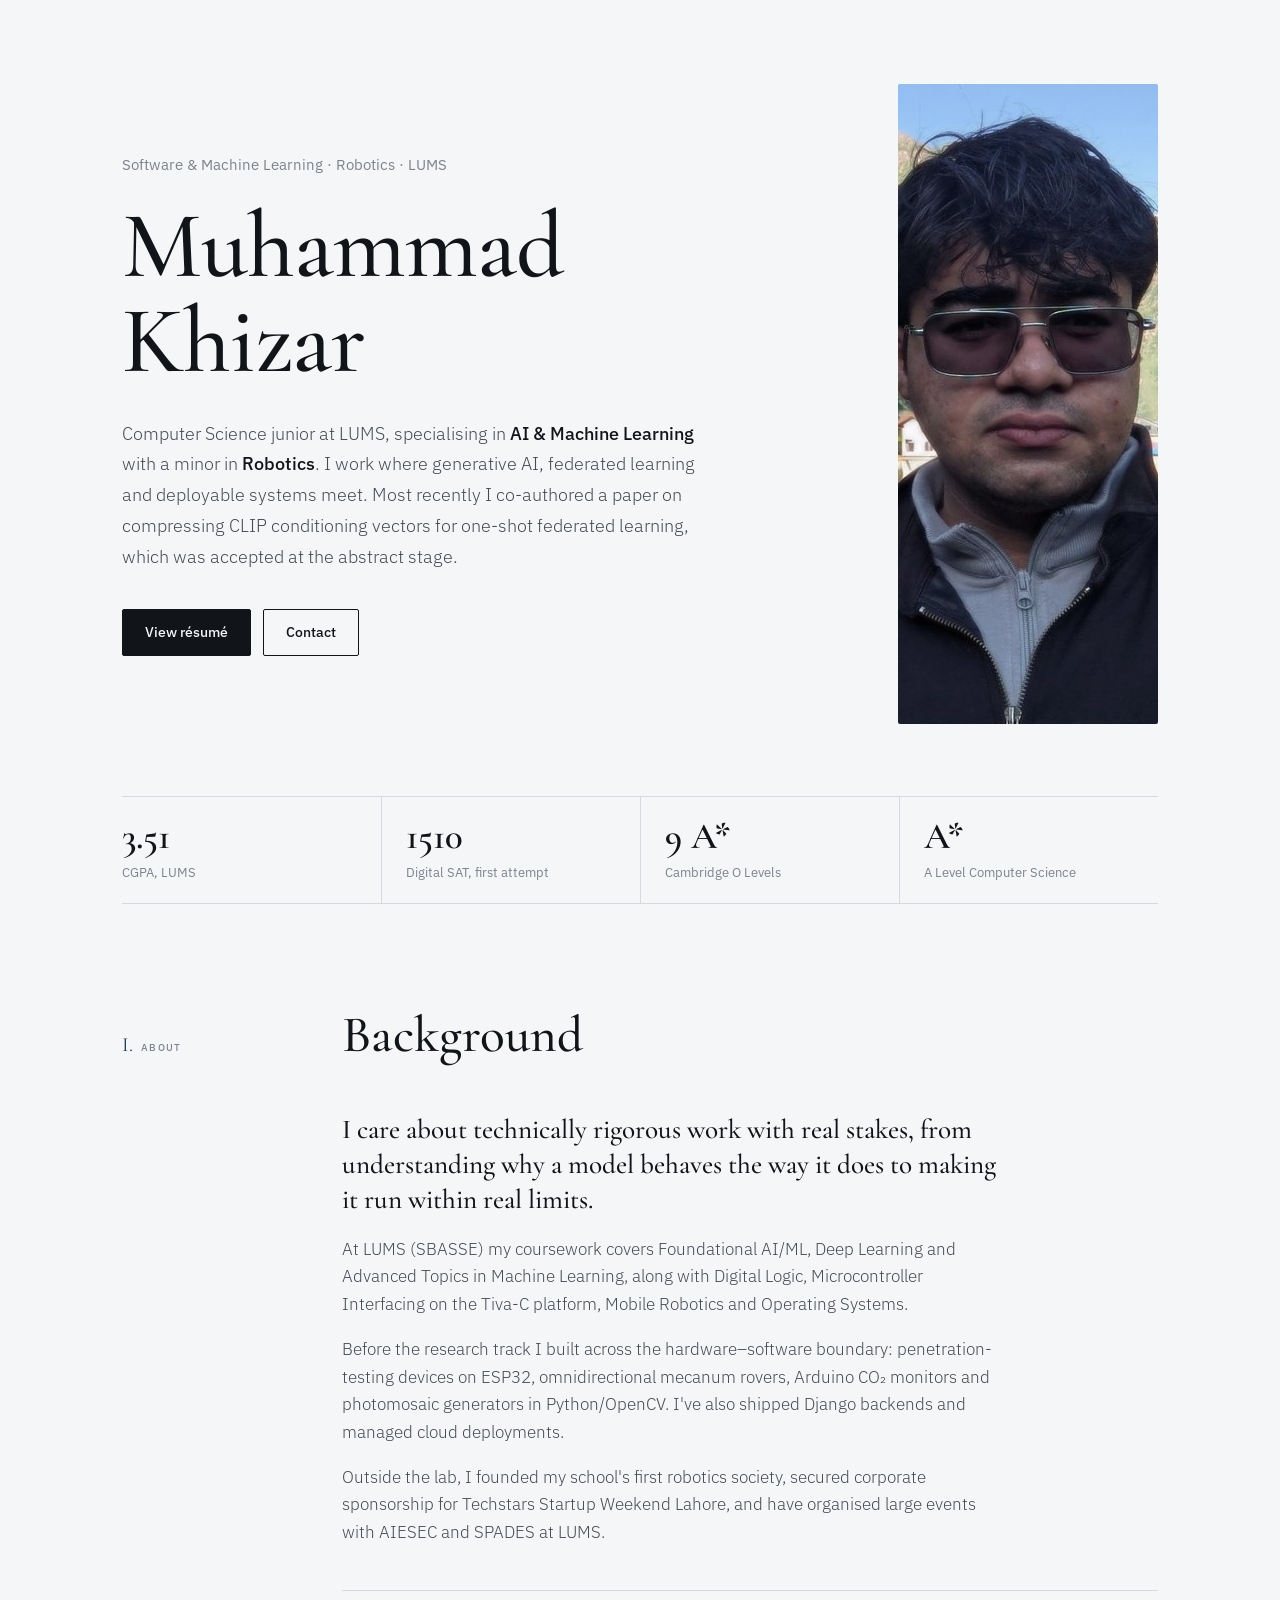
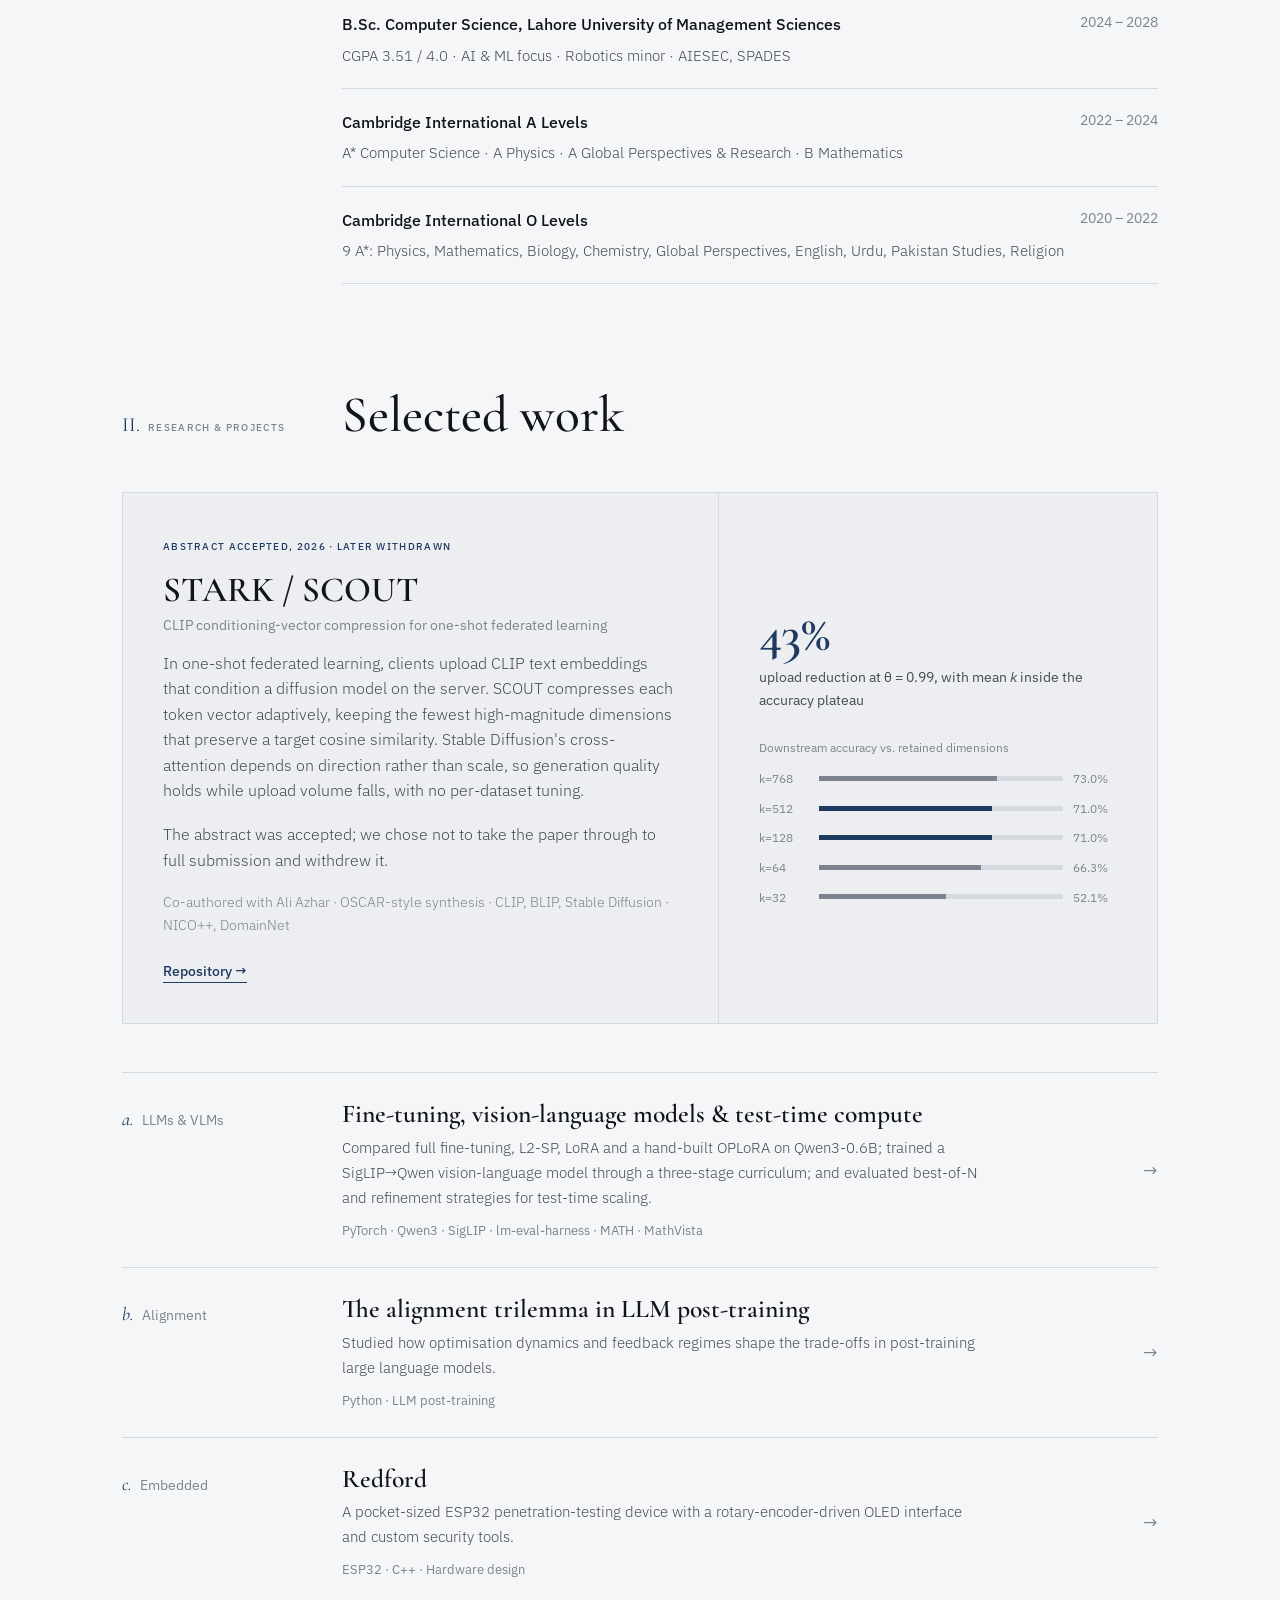
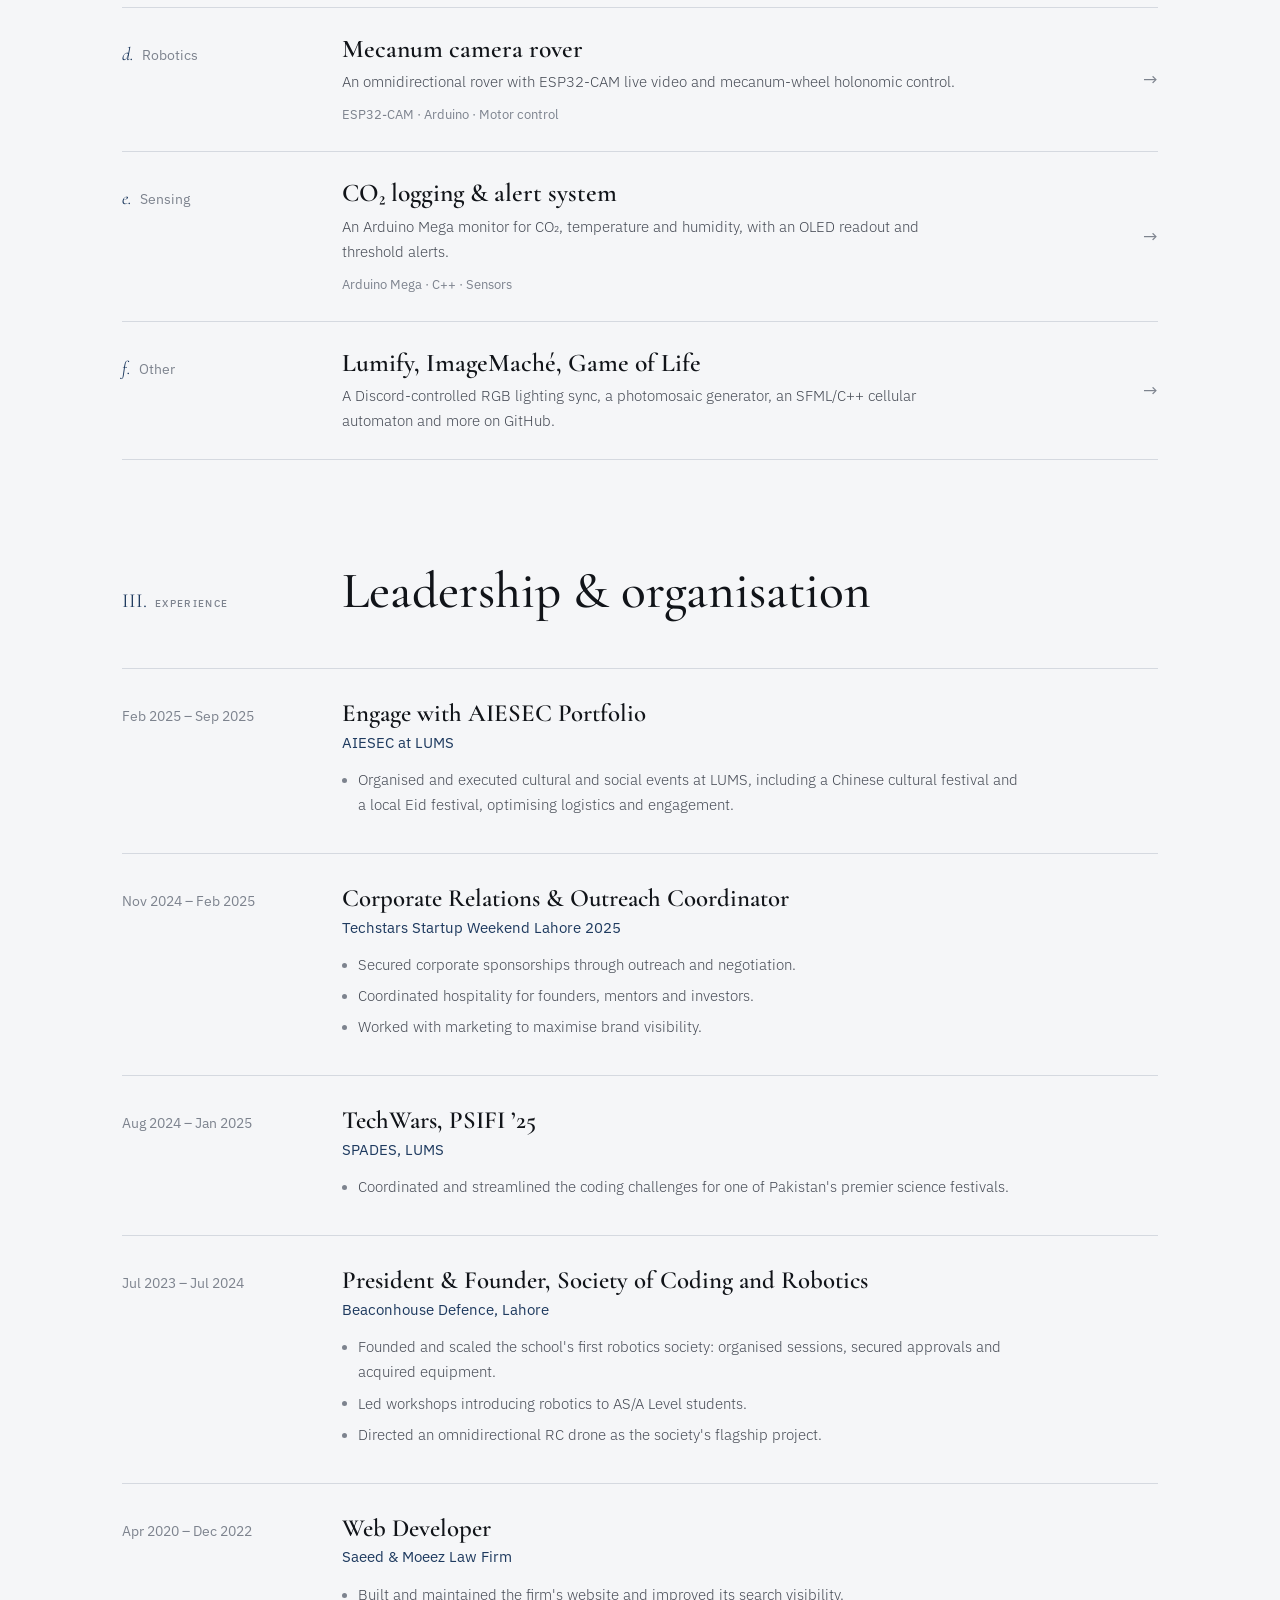
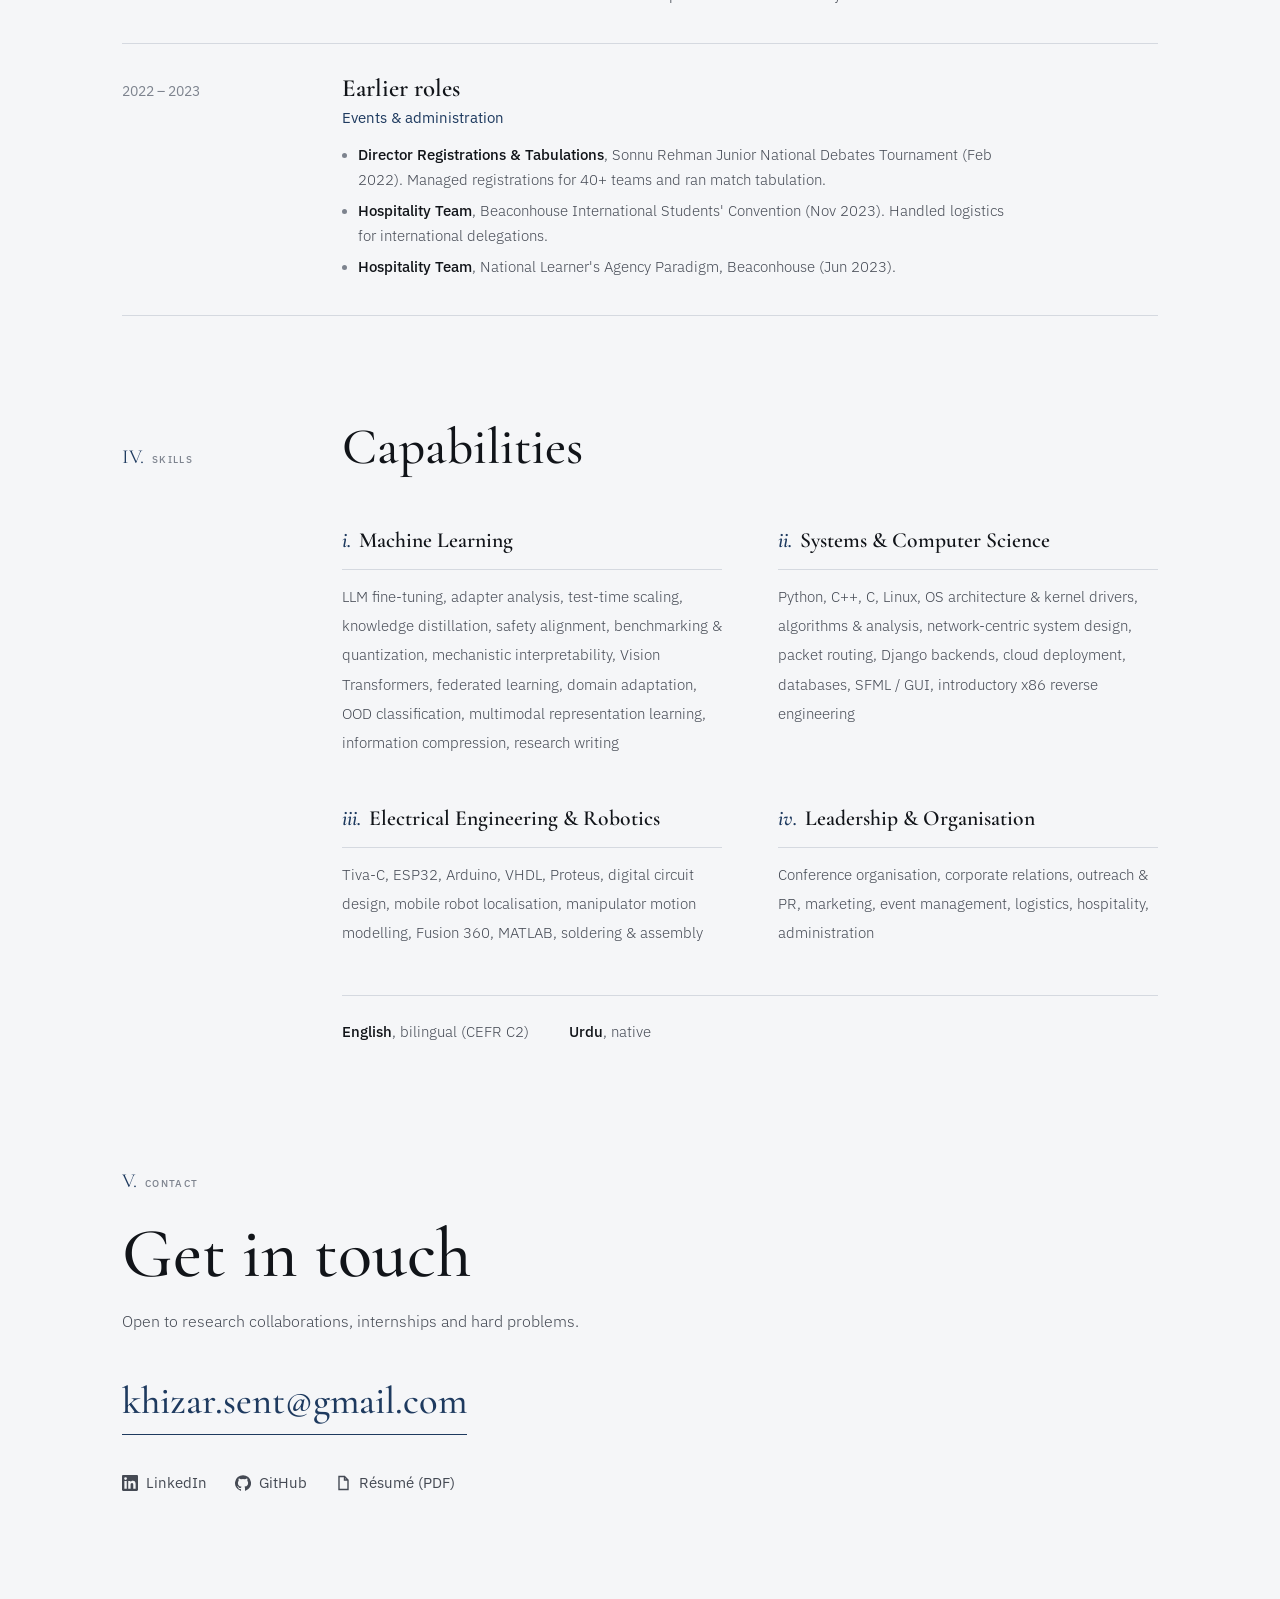
<file: content.html>
<!DOCTYPE html>
<html lang="en">
<head>
<meta charset="utf-8" />
<meta name="viewport" content="width=device-width, initial-scale=1" />
<title>Site content (Muhammad Khizar)</title>
<link href="https://fonts.googleapis.com/css2?family=Cormorant+Garamond:ital,wght@0,500;0,600;1,500&family=IBM+Plex+Sans:wght@300;400;500;600&display=swap" rel="stylesheet" />
<link rel="stylesheet" href="css/site.css" />
</head>
<body>
<!--
  ================================================================
  CONTENT FILE
  ================================================================
  Everything visitors read is in this file. index.html loads it.
  Edit the text between the tags and leave the tags themselves alone.
  You can open this file directly in a browser to preview it styled.

  Quick reference:
    <strong>…</strong>   bold
    <em>…</em>           italic
    &amp;                write "&" as this
    class="rv"           fade-in on scroll (optional, keep it on new blocks)

  To ADD an entry, copy an existing block (marked COPY ME) and paste
  it directly below that block.
  ================================================================
-->


<!-- ============================ HERO ============================ -->
<header class="hero" id="top">
  <div class="wrap">
    <div>
      <p class="role-line rv">Software &amp; Machine Learning · Robotics · LUMS</p>
      <h1 class="rv">Muhammad Khizar</h1>
      <p class="intro rv">
        Computer Science junior at LUMS, specialising in <strong>AI &amp; Machine Learning</strong>
        with a minor in <strong>Robotics</strong>. I work where generative AI, federated learning
        and deployable systems meet. Most recently I co-authored a paper on compressing CLIP
        conditioning vectors for one-shot federated learning, which was accepted at the abstract stage.
      </p>
      <div class="actions rv">
        <a class="btn primary" href="assets/resume_europass.pdf" target="_blank" rel="noopener">View résumé</a>
        <a class="btn line" href="#contact">Contact</a>
      </div>
    </div>
    <div class="portrait rv">
      <img src="assets/img/khizar.jpg" alt="Portrait of Muhammad Khizar" width="640" height="640" />
    </div>
  </div>
</header>


<!-- ============================ STATS ============================ -->
<!-- Four headline numbers. Keep it at four so the grid stays even. -->
<div class="wrap">
  <div class="stats rv">
    <div class="stat"><b>3.51</b><span>CGPA, LUMS</span></div>
    <div class="stat"><b>1510</b><span>Digital SAT, first attempt</span></div>
    <div class="stat"><b>9 A*</b><span>Cambridge O Levels</span></div>
    <div class="stat"><b>A*</b><span>A Level Computer Science</span></div>
  </div>
</div>


<!-- ======================== I. ABOUT ======================== -->
<section id="about">
  <div class="wrap">
    <div class="head rv"><span class="numeral">I.<span class="sc">About</span></span><h2>Background</h2></div>
    <div class="body">
      <aside></aside>
      <div>
        <div class="prose rv">
          <!-- The first paragraph (class="lead") is shown larger, in the serif font. -->
          <p class="lead">
            I care about technically rigorous work with real stakes, from understanding why a model
            behaves the way it does to making it run within real limits.
          </p>
          <p>
            At LUMS (SBASSE) my coursework covers Foundational AI/ML, Deep Learning and Advanced Topics
            in Machine Learning, along with Digital Logic, Microcontroller Interfacing on the Tiva-C
            platform, Mobile Robotics and Operating Systems.
          </p>
          <p>
            Before the research track I built across the hardware–software boundary: penetration-testing
            devices on ESP32, omnidirectional mecanum rovers, Arduino CO₂ monitors and photomosaic
            generators in Python/OpenCV. I've also shipped Django backends and managed cloud deployments.
          </p>
          <p>
            Outside the lab, I founded my school's first robotics society, secured corporate sponsorship
            for Techstars Startup Weekend Lahore, and have organised large events with AIESEC and SPADES at LUMS.
          </p>
        </div>

        <!-- Education rows: title, dates, one-line detail. -->
        <div class="edu rv">
          <!-- COPY ME -->
          <div class="edu-row">
            <h3>B.Sc. Computer Science, Lahore University of Management Sciences</h3>
            <span class="when">2024 – 2028</span>
            <p>CGPA 3.51 / 4.0 · AI &amp; ML focus · Robotics minor · AIESEC, SPADES</p>
          </div>
          <div class="edu-row">
            <h3>Cambridge International A Levels</h3>
            <span class="when">2022 – 2024</span>
            <p>A* Computer Science · A Physics · A Global Perspectives &amp; Research · B Mathematics</p>
          </div>
          <div class="edu-row">
            <h3>Cambridge International O Levels</h3>
            <span class="when">2020 – 2022</span>
            <p>9 A*: Physics, Mathematics, Biology, Chemistry, Global Perspectives, English, Urdu, Pakistan Studies, Religion</p>
          </div>
        </div>
      </div>
    </div>
  </div>
</section>


<!-- ================== II. RESEARCH & PROJECTS ================== -->
<section id="work">
  <div class="wrap">
    <div class="head rv"><span class="numeral">II.<span class="sc">Research &amp; Projects</span></span><h2>Selected work</h2></div>

    <!-- ---------- Featured research (the large boxed card) ---------- -->
    <article class="feature rv">
      <div class="txt">
        <span class="status sc">Abstract accepted, 2026 · later withdrawn</span>
        <h3>STARK / SCOUT
          <small>CLIP conditioning-vector compression for one-shot federated learning</small>
        </h3>
        <p>
          In one-shot federated learning, clients upload CLIP text embeddings that condition a diffusion
          model on the server. SCOUT compresses each token vector adaptively, keeping the fewest
          high-magnitude dimensions that preserve a target cosine similarity. Stable Diffusion's
          cross-attention depends on direction rather than scale, so generation quality holds while
          upload volume falls, with no per-dataset tuning.
        </p>
        <p>
          The abstract was accepted; we chose not to take the paper through to full submission and withdrew it.
        </p>
        <p class="meta">Co-authored with Ali Azhar · OSCAR-style synthesis · CLIP, BLIP, Stable Diffusion · NICO++, DomainNet</p>
        <a class="link" href="https://github.com/Khizary/STARK" target="_blank" rel="noopener">Repository →</a>
      </div>
      <div class="data">
        <div class="metric"><b>43%</b><span>upload reduction at θ = 0.99, with mean <i>k</i> inside the accuracy plateau</span></div>
        <!-- Bar chart: --w is the bar length (use the same % as the label). class="bar hi" = highlighted. -->
        <div class="bars" aria-label="Downstream accuracy by retained dimensions k">
          <div class="cap">Downstream accuracy vs. retained dimensions</div>
          <div class="bar"><span>k=768</span><i style="--w:73%"></i><span>73.0%</span></div>
          <div class="bar hi"><span>k=512</span><i style="--w:71%"></i><span>71.0%</span></div>
          <div class="bar hi"><span>k=128</span><i style="--w:71%"></i><span>71.0%</span></div>
          <div class="bar"><span>k=64</span><i style="--w:66.3%"></i><span>66.3%</span></div>
          <div class="bar"><span>k=32</span><i style="--w:52.1%"></i><span>52.1%</span></div>
        </div>
      </div>
    </article>

    <!-- ---------- Project list (lettered a., b., c. …) ---------- -->
    <div class="list">

      <!-- COPY ME -->
      <a class="item rv" href="https://github.com/Khizary/FT-VLM-Compute" target="_blank" rel="noopener">
        <span class="cat"><em>a.</em>LLMs &amp; VLMs</span>
        <div>
          <h3>Fine-tuning, vision-language models &amp; test-time compute</h3>
          <p>Compared full fine-tuning, L2-SP, LoRA and a hand-built OPLoRA on Qwen3-0.6B; trained a
             SigLIP→Qwen vision-language model through a three-stage curriculum; and evaluated best-of-N
             and refinement strategies for test-time scaling.</p>
          <div class="stack">PyTorch · Qwen3 · SigLIP · lm-eval-harness · MATH · MathVista</div>
        </div>
        <span class="go">→</span>
      </a>

      <a class="item rv" href="https://github.com/Khizary/atml-pa2" target="_blank" rel="noopener">
        <span class="cat"><em>b.</em>Alignment</span>
        <div>
          <h3>The alignment trilemma in LLM post-training</h3>
          <p>Studied how optimisation dynamics and feedback regimes shape the trade-offs in post-training large language models.</p>
          <div class="stack">Python · LLM post-training</div>
        </div>
        <span class="go">→</span>
      </a>

      <a class="item rv" href="https://github.com/Khizary/Redford" target="_blank" rel="noopener">
        <span class="cat"><em>c.</em>Embedded</span>
        <div>
          <h3>Redford</h3>
          <p>A pocket-sized ESP32 penetration-testing device with a rotary-encoder-driven OLED interface and custom security tools.</p>
          <div class="stack">ESP32 · C++ · Hardware design</div>
        </div>
        <span class="go">→</span>
      </a>

      <a class="item rv" href="https://github.com/Khizary/Mecanum-Camera-Rover" target="_blank" rel="noopener">
        <span class="cat"><em>d.</em>Robotics</span>
        <div>
          <h3>Mecanum camera rover</h3>
          <p>An omnidirectional rover with ESP32-CAM live video and mecanum-wheel holonomic control.</p>
          <div class="stack">ESP32-CAM · Arduino · Motor control</div>
        </div>
        <span class="go">→</span>
      </a>

      <a class="item rv" href="https://github.com/Khizary/CO2-Logging-Alert-System" target="_blank" rel="noopener">
        <span class="cat"><em>e.</em>Sensing</span>
        <div>
          <h3>CO₂ logging &amp; alert system</h3>
          <p>An Arduino Mega monitor for CO₂, temperature and humidity, with an OLED readout and threshold alerts.</p>
          <div class="stack">Arduino Mega · C++ · Sensors</div>
        </div>
        <span class="go">→</span>
      </a>

      <a class="item rv" href="https://github.com/Khizary" target="_blank" rel="noopener">
        <span class="cat"><em>f.</em>Other</span>
        <div>
          <h3>Lumify, ImageMaché, Game of Life</h3>
          <p>A Discord-controlled RGB lighting sync, a photomosaic generator, an SFML/C++ cellular automaton and more on GitHub.</p>
        </div>
        <span class="go">→</span>
      </a>

    </div>
  </div>
</section>


<!-- ======================= III. EXPERIENCE ======================= -->
<section id="experience">
  <div class="wrap">
    <div class="head rv"><span class="numeral">III.<span class="sc">Experience</span></span><h2>Leadership &amp; organisation</h2></div>
    <div class="exp">

      <!-- COPY ME -->
      <div class="job rv">
        <span class="when">Feb 2025 – Sep 2025</span>
        <div>
          <h3>Engage with AIESEC Portfolio</h3>
          <div class="org">AIESEC at LUMS</div>
          <ul>
            <li>Organised and executed cultural and social events at LUMS, including a Chinese cultural festival and a local Eid festival, optimising logistics and engagement.</li>
          </ul>
        </div>
      </div>

      <div class="job rv">
        <span class="when">Nov 2024 – Feb 2025</span>
        <div>
          <h3>Corporate Relations &amp; Outreach Coordinator</h3>
          <div class="org">Techstars Startup Weekend Lahore 2025</div>
          <ul>
            <li>Secured corporate sponsorships through outreach and negotiation.</li>
            <li>Coordinated hospitality for founders, mentors and investors.</li>
            <li>Worked with marketing to maximise brand visibility.</li>
          </ul>
        </div>
      </div>

      <div class="job rv">
        <span class="when">Aug 2024 – Jan 2025</span>
        <div>
          <h3>TechWars, PSIFI ’25</h3>
          <div class="org">SPADES, LUMS</div>
          <ul>
            <li>Coordinated and streamlined the coding challenges for one of Pakistan's premier science festivals.</li>
          </ul>
        </div>
      </div>

      <div class="job rv">
        <span class="when">Jul 2023 – Jul 2024</span>
        <div>
          <h3>President &amp; Founder, Society of Coding and Robotics</h3>
          <div class="org">Beaconhouse Defence, Lahore</div>
          <ul>
            <li>Founded and scaled the school's first robotics society: organised sessions, secured approvals and acquired equipment.</li>
            <li>Led workshops introducing robotics to AS/A Level students.</li>
            <li>Directed an omnidirectional RC drone as the society's flagship project.</li>
          </ul>
        </div>
      </div>

      <div class="job rv">
        <span class="when">Apr 2020 – Dec 2022</span>
        <div>
          <h3>Web Developer</h3>
          <div class="org">Saeed &amp; Moeez Law Firm</div>
          <ul>
            <li>Built and maintained the firm's website and improved its search visibility.</li>
          </ul>
        </div>
      </div>

      <div class="job rv">
        <span class="when">2022 – 2023</span>
        <div>
          <h3>Earlier roles</h3>
          <div class="org">Events &amp; administration</div>
          <ul>
            <li><b>Director Registrations &amp; Tabulations</b>, Sonnu Rehman Junior National Debates Tournament (Feb 2022). Managed registrations for 40+ teams and ran match tabulation.</li>
            <li><b>Hospitality Team</b>, Beaconhouse International Students' Convention (Nov 2023). Handled logistics for international delegations.</li>
            <li><b>Hospitality Team</b>, National Learner's Agency Paradigm, Beaconhouse (Jun 2023).</li>
          </ul>
        </div>
      </div>

    </div>
  </div>
</section>


<!-- ========================= IV. SKILLS ========================= -->
<!-- Each group is plain comma-separated text, so just type. -->
<section id="skills">
  <div class="wrap">
    <div class="head rv"><span class="numeral">IV.<span class="sc">Skills</span></span><h2>Capabilities</h2></div>
    <div class="body">
      <aside></aside>
      <div>
        <div class="skillgrid rv">
          <div>
            <h3><em>i.</em>Machine Learning</h3>
            <p>LLM fine-tuning, adapter analysis, test-time scaling, knowledge distillation, safety alignment,
               benchmarking &amp; quantization, mechanistic interpretability, Vision Transformers, federated
               learning, domain adaptation, OOD classification, multimodal representation learning,
               information compression, research writing</p>
          </div>
          <div>
            <h3><em>ii.</em>Systems &amp; Computer Science</h3>
            <p>Python, C++, C, Linux, OS architecture &amp; kernel drivers, algorithms &amp; analysis,
               network-centric system design, packet routing, Django backends, cloud deployment, databases,
               SFML / GUI, introductory x86 reverse engineering</p>
          </div>
          <div>
            <h3><em>iii.</em>Electrical Engineering &amp; Robotics</h3>
            <p>Tiva-C, ESP32, Arduino, VHDL, Proteus, digital circuit design, mobile robot localisation,
               manipulator motion modelling, Fusion 360, MATLAB, soldering &amp; assembly</p>
          </div>
          <div>
            <h3><em>iv.</em>Leadership &amp; Organisation</h3>
            <p>Conference organisation, corporate relations, outreach &amp; PR, marketing, event management,
               logistics, hospitality, administration</p>
          </div>
        </div>
        <div class="lang rv">
          <div><b>English</b>, bilingual (CEFR C2)</div>
          <div><b>Urdu</b>, native</div>
        </div>
      </div>
    </div>
  </div>
</section>


<!-- ========================= V. CONTACT ========================= -->
<section id="contact" class="contact">
  <div class="wrap">
    <span class="numeral rv">V.<span class="sc">Contact</span></span>
    <h2 class="rv">Get in touch</h2>
    <p class="rv">Open to research collaborations, internships and hard problems.</p>
    <a class="mail rv" href="mailto:khizar.sent@gmail.com">khizar.sent@gmail.com</a>
    <div class="social rv">
      <a href="https://www.linkedin.com/in/khizary/" target="_blank" rel="noopener"><svg viewBox="0 0 24 24" fill="currentColor"><path d="M20.45 20.45h-3.56v-5.57c0-1.33-.02-3.04-1.85-3.04-1.85 0-2.14 1.45-2.14 2.94v5.67H9.35V9h3.41v1.56h.05c.48-.9 1.64-1.85 3.37-1.85 3.6 0 4.27 2.37 4.27 5.46v6.28zM5.34 7.43a2.06 2.06 0 110-4.13 2.06 2.06 0 010 4.13zM7.12 20.45H3.56V9h3.56v11.45zM22.22 0H1.77C.79 0 0 .77 0 1.73v20.54C0 23.23.79 24 1.77 24h20.45c.98 0 1.78-.77 1.78-1.73V1.73C24 .77 23.2 0 22.22 0z"/></svg>LinkedIn</a>
      <a href="https://github.com/Khizary" target="_blank" rel="noopener"><svg viewBox="0 0 24 24" fill="currentColor"><path d="M12 .3a12 12 0 00-3.8 23.38c.6.12.83-.26.83-.57v-2c-3.34.72-4.04-1.61-4.04-1.61-.55-1.39-1.34-1.76-1.34-1.76-1.08-.74.09-.73.09-.73 1.2.09 1.83 1.24 1.83 1.24 1.07 1.83 2.8 1.3 3.49 1 .1-.78.42-1.31.76-1.61-2.67-.3-5.47-1.33-5.47-5.93 0-1.31.47-2.38 1.24-3.22-.14-.3-.54-1.52.1-3.18 0 0 1-.32 3.3 1.23a11.5 11.5 0 016 0C17.3 4.97 18.3 5.3 18.3 5.3c.65 1.66.24 2.88.12 3.18.77.84 1.23 1.91 1.23 3.22 0 4.61-2.8 5.63-5.48 5.92.43.37.82 1.1.82 2.22v3.29c0 .31.22.69.83.57A12 12 0 0012 .3"/></svg>GitHub</a>
      <a href="assets/resume_europass.pdf" target="_blank" rel="noopener"><svg viewBox="0 0 16 16" fill="none" stroke="currentColor" stroke-width="1.4"><path d="M4 1.5h5.5L13 5v9.5H4z M9.5 1.5V5H13"/></svg>Résumé (PDF)</a>
    </div>
  </div>
</section>

</body>
</html>
</file>
<file: css/site.css>
/* =========================================================
   Site styles. Content lives in /content.html
   ========================================================= */
:root{
  --bg:#f5f6f8; --bg-2:#eceef2; --ink:#111419; --ink-2:#454a54; --ink-3:#7d838e;
  --rule:#d5d9e0; --accent:#1e3a5f; --accent-2:#2c5282; --tint:rgba(30,58,95,.06);
  --display:'Cormorant Garamond',Garamond,'Times New Roman',serif;
  --text:'IBM Plex Sans',system-ui,-apple-system,sans-serif;
}
@media (prefers-color-scheme:dark){
  :root{--bg:#0e1116;--bg-2:#141821;--ink:#e6e9ee;--ink-2:#a9afba;--ink-3:#6f7682;
        --rule:#252a33;--accent:#9db7d9;--accent-2:#c2d4ec;--tint:rgba(157,183,217,.07)}
}
*{box-sizing:border-box;margin:0;padding:0}
html{scroll-behavior:smooth;scroll-padding-top:70px}
body{background:var(--bg);color:var(--ink);font-family:var(--text);font-weight:400;font-size:16px;line-height:1.65;-webkit-font-smoothing:antialiased}
a{color:inherit}
img{display:block;max-width:100%}
::selection{background:var(--accent);color:var(--bg)}
.wrap{max-width:1100px;margin:0 auto;padding:0 32px}
.sc{font-variant:all-small-caps;letter-spacing:.09em;font-weight:500}

/* ---------- nav ---------- */
.nav{position:sticky;top:0;z-index:20;background:color-mix(in srgb,var(--bg) 88%,transparent);backdrop-filter:blur(10px);-webkit-backdrop-filter:blur(10px);border-bottom:1px solid transparent;transition:border-color .3s}
.nav.scrolled{border-bottom-color:var(--rule)}
.nav .wrap{display:flex;align-items:center;justify-content:space-between;height:62px}
.mark{font-family:var(--display);font-weight:600;font-size:1.4rem;text-decoration:none}
.nav ul{display:flex;gap:28px;list-style:none;font-size:.9rem;color:var(--ink-2)}
.nav ul a{text-decoration:none;transition:color .2s}
.nav ul a:hover{color:var(--ink)}
.nav .cv{color:var(--accent);font-weight:500}

/* ---------- hero ---------- */
.hero{padding:84px 0 72px}
.hero .wrap{display:grid;grid-template-columns:minmax(0,1fr) 260px;gap:72px;align-items:center}
.role-line{color:var(--ink-3);font-size:.95rem;margin-bottom:22px}
h1{font-family:var(--display);font-weight:500;font-size:clamp(3.2rem,7.4vw,6rem);line-height:1;letter-spacing:-.01em}
.intro{margin-top:30px;max-width:600px;font-size:1.1rem;font-weight:300;color:var(--ink-2);line-height:1.75}
.intro strong{color:var(--ink);font-weight:500}
.actions{display:flex;gap:12px;margin-top:36px;flex-wrap:wrap}
.btn{display:inline-block;padding:11px 22px;font-size:.88rem;font-weight:500;text-decoration:none;border:1px solid var(--ink);border-radius:2px;transition:background .2s,color .2s,border-color .2s}
.btn.primary{background:var(--ink);color:var(--bg)}
.btn.primary:hover{background:var(--accent);border-color:var(--accent)}
.btn.line:hover{background:var(--ink);color:var(--bg)}
.portrait img{width:100%;aspect-ratio:1/1;object-fit:cover;border-radius:2px;filter:grayscale(.15)}

.stats{display:grid;grid-template-columns:repeat(4,1fr);border-top:1px solid var(--rule);border-bottom:1px solid var(--rule)}
.stat{padding:22px 0 20px 24px;border-left:1px solid var(--rule)}
.stat:first-child{border-left:0;padding-left:0}
.stat b{display:block;font-family:var(--display);font-weight:600;font-size:2.3rem;line-height:1}
.stat span{display:block;margin-top:6px;font-size:.82rem;color:var(--ink-3)}

/* ---------- sections ---------- */
section{padding:104px 0 0}
.head{display:grid;grid-template-columns:180px 1fr;gap:40px;margin-bottom:48px;align-items:baseline}
.numeral{font-family:var(--display);font-size:1.25rem;color:var(--accent)}
.numeral .sc{font-family:var(--text);font-size:.92rem;color:var(--ink-3);margin-left:8px}
h2{font-family:var(--display);font-weight:500;font-size:clamp(2.2rem,4.4vw,3.2rem);line-height:1.08}
.body{display:grid;grid-template-columns:180px 1fr;gap:40px}

/* about */
.prose{max-width:660px}
.prose p{font-size:1.04rem;font-weight:300;color:var(--ink-2);margin-bottom:18px}
.prose p.lead{font-family:var(--display);font-weight:500;font-size:1.7rem;line-height:1.3;color:var(--ink)}
.edu{margin-top:44px;border-top:1px solid var(--rule)}
.edu-row{display:grid;grid-template-columns:1fr auto;gap:6px 24px;padding:20px 0;border-bottom:1px solid var(--rule)}
.edu-row h3{font-size:1rem;font-weight:500}
.edu-row .when{font-size:.85rem;color:var(--ink-3);white-space:nowrap}
.edu-row p{grid-column:1/-1;font-size:.92rem;color:var(--ink-2);font-weight:300}

/* featured research */
.feature{display:grid;grid-template-columns:1.15fr .85fr;border:1px solid var(--rule);background:var(--bg-2)}
.feature .txt{padding:40px}
.status{color:var(--accent);font-size:.9rem;margin-bottom:16px;display:block}
.feature h3{font-family:var(--display);font-weight:600;font-size:2.2rem;line-height:1.05}
.feature h3 small{display:block;font-family:var(--text);font-weight:400;font-size:.9rem;color:var(--ink-3);margin-top:8px}
.feature p{margin-top:18px;color:var(--ink-2);font-size:.97rem;font-weight:300}
.feature .meta{font-size:.86rem;color:var(--ink-3)}
.feature .link{display:inline-block;margin-top:22px;font-size:.9rem;font-weight:500;color:var(--accent);text-decoration:none;border-bottom:1px solid currentColor}
.feature .data{padding:40px;border-left:1px solid var(--rule);display:flex;flex-direction:column;justify-content:center;gap:24px}
.metric b{font-family:var(--display);font-weight:600;font-size:3.2rem;line-height:1;color:var(--accent)}
.metric span{display:block;font-size:.88rem;color:var(--ink-2);margin-top:6px}
.bars{display:grid;gap:9px;font-size:.78rem;color:var(--ink-3);font-variant-numeric:tabular-nums}
.bars .cap{margin-bottom:2px}
.bar{display:grid;grid-template-columns:50px 1fr 44px;gap:10px;align-items:center}
.bar i{display:block;height:5px;background:var(--rule);position:relative}
.bar i::after{content:"";position:absolute;inset:0;width:var(--w);background:var(--ink-3)}
.bar.hi i::after{background:var(--accent)}

/* work list */
.list{margin-top:48px;border-top:1px solid var(--rule)}
.item{display:grid;grid-template-columns:180px 1fr auto;gap:40px;padding:26px 0;border-bottom:1px solid var(--rule);text-decoration:none;transition:background .25s}
.item:hover{background:var(--tint)}
.item .cat{font-size:.9rem;color:var(--ink-3);padding-top:5px}
.item .cat em{font-family:var(--display);font-style:italic;font-size:1.15rem;color:var(--accent);margin-right:8px}
.item h3{font-family:var(--display);font-weight:600;font-size:1.6rem;line-height:1.15}
.item p{color:var(--ink-2);font-size:.95rem;font-weight:300;margin-top:6px;max-width:640px}
.item .stack{font-size:.8rem;color:var(--ink-3);margin-top:10px}
.item .go{align-self:center;font-size:1.1rem;color:var(--ink-3);transition:transform .25s,color .25s}
.item:hover .go{transform:translateX(4px);color:var(--accent)}

/* experience */
.exp{border-top:1px solid var(--rule)}
.job{display:grid;grid-template-columns:180px 1fr;gap:40px;padding:30px 0;border-bottom:1px solid var(--rule)}
.job .when{font-size:.86rem;color:var(--ink-3);padding-top:6px}
.job h3{font-family:var(--display);font-weight:600;font-size:1.55rem;line-height:1.2}
.job .org{font-size:.92rem;color:var(--accent);margin-top:2px}
.job ul{list-style:none;margin-top:12px;color:var(--ink-2);font-size:.95rem;font-weight:300;max-width:680px}
.job li{position:relative;padding-left:16px;margin-bottom:6px}
.job li::before{content:"";position:absolute;left:0;top:.72em;width:5px;height:5px;border-radius:50%;background:var(--ink-3)}
.job li b{font-weight:500;color:var(--ink)}

/* skills */
.skillgrid{display:grid;grid-template-columns:repeat(2,1fr);gap:44px 56px}
.skillgrid h3{font-family:var(--display);font-weight:600;font-size:1.35rem;margin-bottom:12px;padding-bottom:10px;border-bottom:1px solid var(--rule)}
.skillgrid h3 em{font-style:italic;color:var(--accent);margin-right:8px}
.skillgrid p{color:var(--ink-2);font-size:.96rem;font-weight:300;line-height:1.9}
.lang{margin-top:48px;display:flex;gap:40px;flex-wrap:wrap;padding-top:24px;border-top:1px solid var(--rule);font-size:.93rem;color:var(--ink-2);font-weight:300}
.lang b{font-weight:500;color:var(--ink)}

/* contact */
.contact{padding:120px 0 104px}
.contact h2{font-size:clamp(2.6rem,6vw,4.4rem);margin-top:18px}
.contact p{margin-top:16px;color:var(--ink-2);font-weight:300;max-width:520px}
.contact .mail{display:inline-block;margin-top:36px;font-family:var(--display);font-weight:500;font-size:clamp(1.6rem,3.4vw,2.4rem);text-decoration:none;color:var(--accent);border-bottom:1px solid currentColor;transition:opacity .2s}
.contact .mail:hover{opacity:.75}
.social{display:flex;gap:28px;margin-top:36px;font-size:.93rem;flex-wrap:wrap}
.social a{text-decoration:none;color:var(--ink-2);display:inline-flex;align-items:center;gap:8px}
.social a:hover{color:var(--ink)}
.social svg{width:16px;height:16px}
footer{border-top:1px solid var(--rule);padding:26px 0;font-size:.82rem;color:var(--ink-3)}
footer .wrap{display:flex;justify-content:space-between;gap:16px;flex-wrap:wrap}
.load-error{padding:120px 0;text-align:center;color:var(--ink-2)}
.load-error code{background:var(--bg-2);padding:2px 6px}

/* ---------- motion (only when JS is running) ---------- */
.js .rv{opacity:0;transform:translateY(14px);transition:opacity .7s ease,transform .7s ease}
.js .rv.in{opacity:1;transform:none}
@media (prefers-reduced-motion:reduce){.js .rv{opacity:1;transform:none;transition:none}html{scroll-behavior:auto}}

/* ---------- responsive ---------- */
@media (max-width:960px){
  .hero .wrap{grid-template-columns:1fr;gap:36px}
  .portrait{max-width:200px;order:-1}
  .head,.body,.job,.item{grid-template-columns:1fr;gap:8px}
  .body>aside{display:none}
  .item .go{display:none}
  .feature{grid-template-columns:1fr}
  .feature .data{border-left:0;border-top:1px solid var(--rule)}
  .stats{grid-template-columns:repeat(2,1fr)}
  .stat:nth-child(3){border-left:0;padding-left:0}
  .stat:nth-child(n+3){border-top:1px solid var(--rule)}
}
@media (max-width:640px){
  .wrap{padding:0 20px}
  .nav ul li:not(.keep){display:none}
  .hero{padding:48px 0 60px}
  .portrait{max-width:160px}
  section{padding-top:80px}
  .feature .txt,.feature .data{padding:26px}
  .skillgrid{grid-template-columns:1fr}
  .contact{padding:88px 0 80px}
}
</file>
